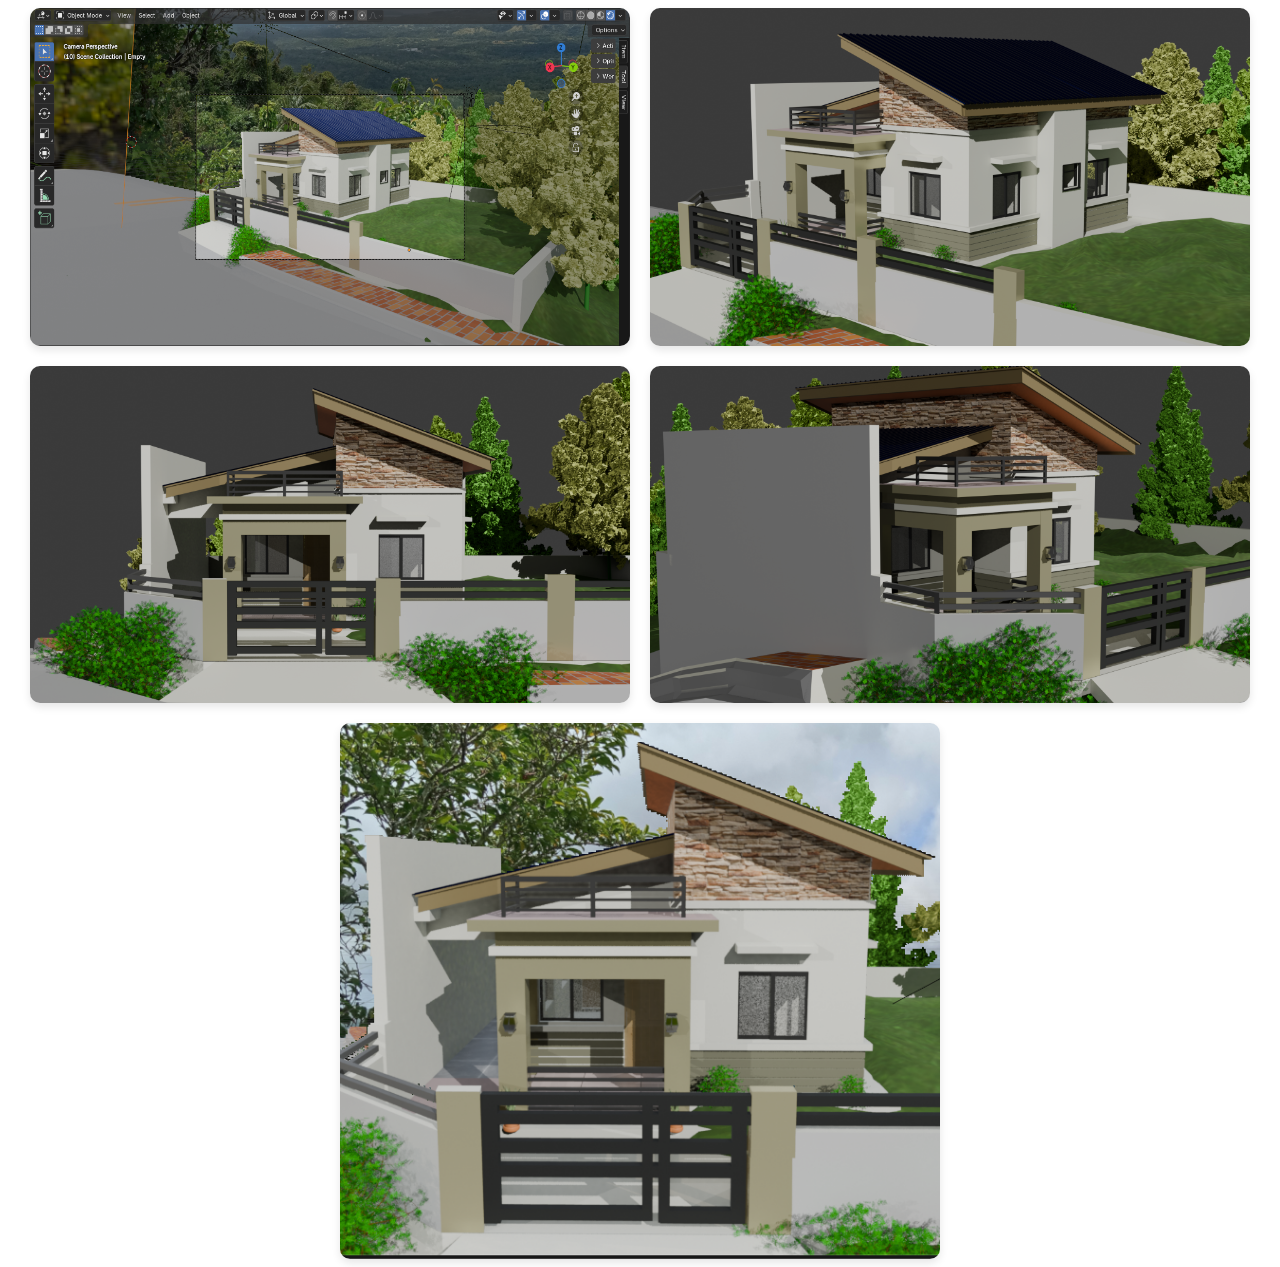
<file: dreamHouse.html>
<!DOCTYPE html>
<html lang="en">
<head>
    <meta charset="UTF-8">
    <meta name="viewport" content="width=device-width, initial-scale=1.0">
    <title>Dream Modern Simple House</title>
    <link rel="icon" type="image/x-icon" href="asset/1.png">
</head>
 <style>
    section{
        display: flex;
        flex-wrap: wrap;
        justify-content: center;
        gap: 20px;
        
    }
    img{
        width: 600px;
        height: auto;
        border-radius: 10px;
        box-shadow: 0 4px 8px rgba(0, 0, 0, 0.1);
        transition: transform 0.3s ease, box-shadow 0.3s ease;
    }
</style>
<body> <section>
        <img src="simple_dream_house\2-2.png" alt="Image">
        <img src="simple_dream_house\2-3.png" alt="Image">
        <img src="simple_dream_house\2-4.png" alt="Image">
        <img src="simple_dream_house\2-5.png" alt="Image">
        <img src="simple_dream_house\2-6.png" alt="Image">

    </section>
</body>
</html>
</file>
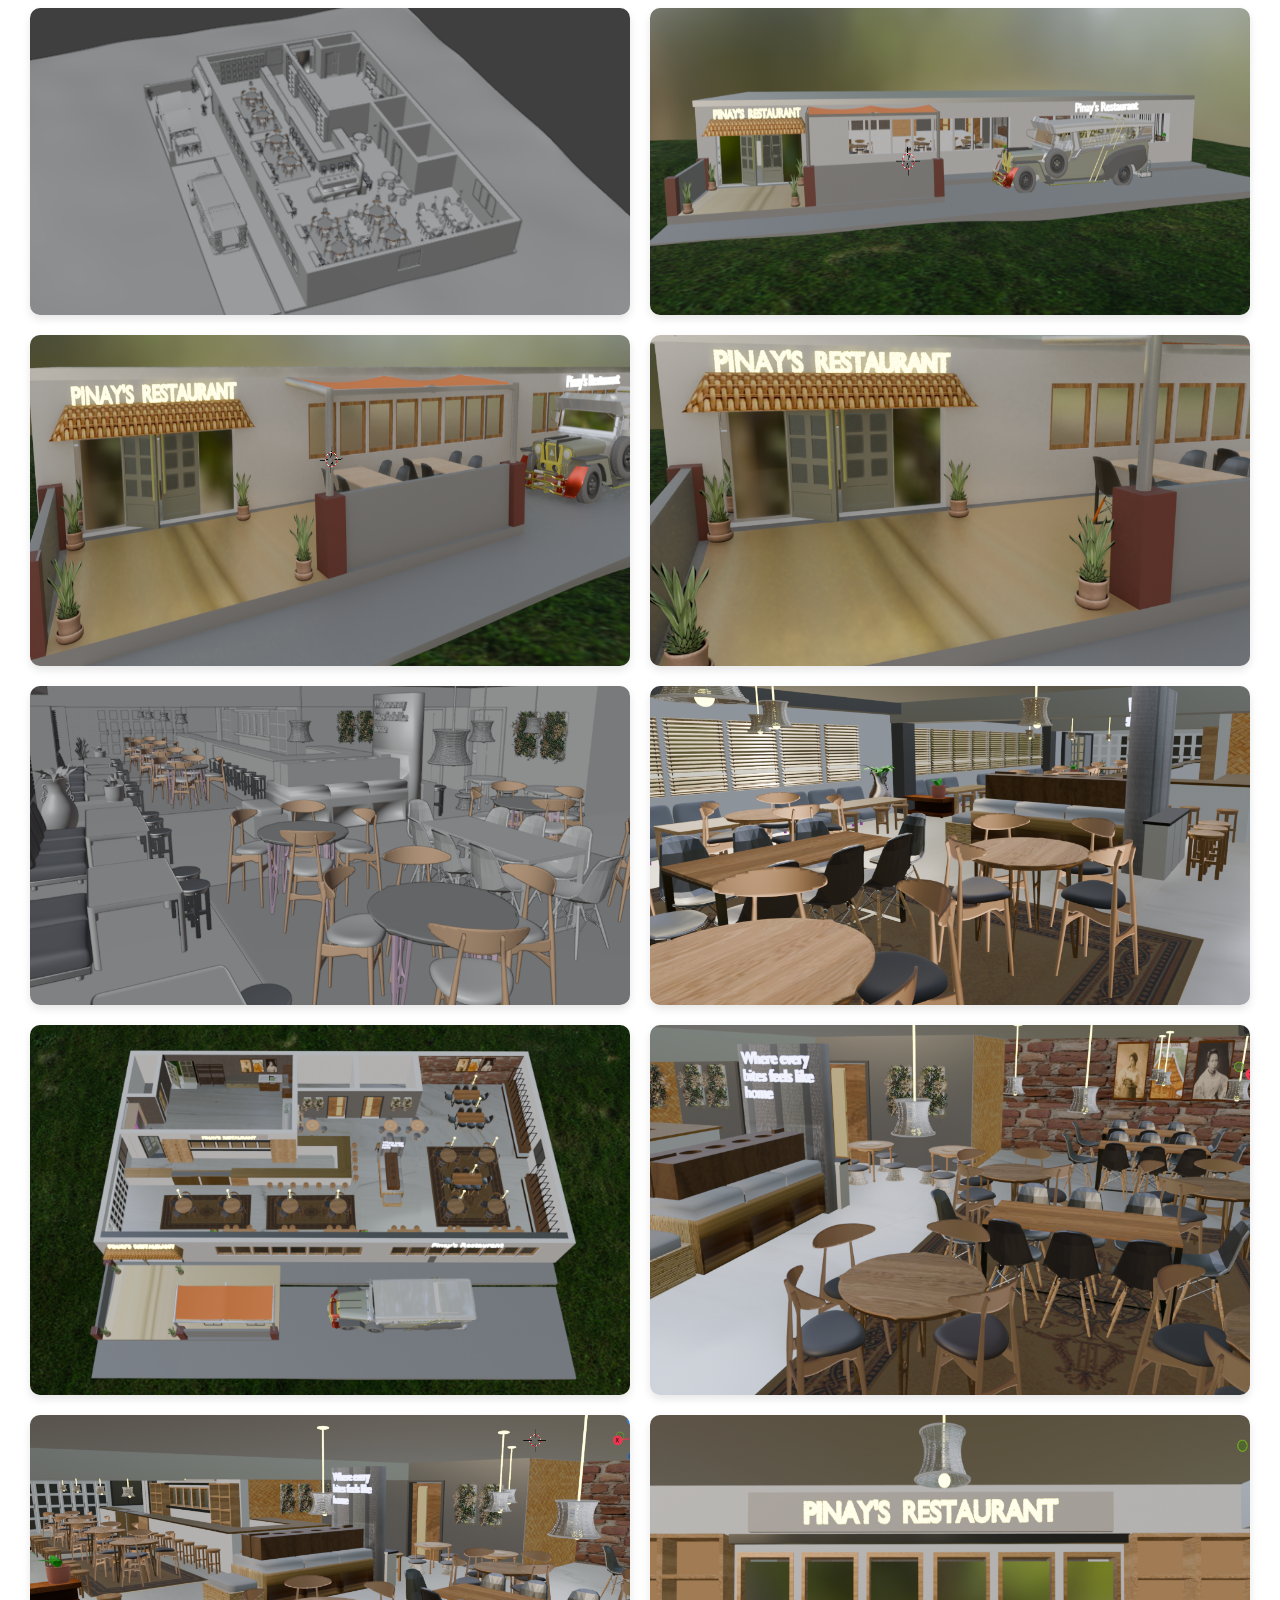
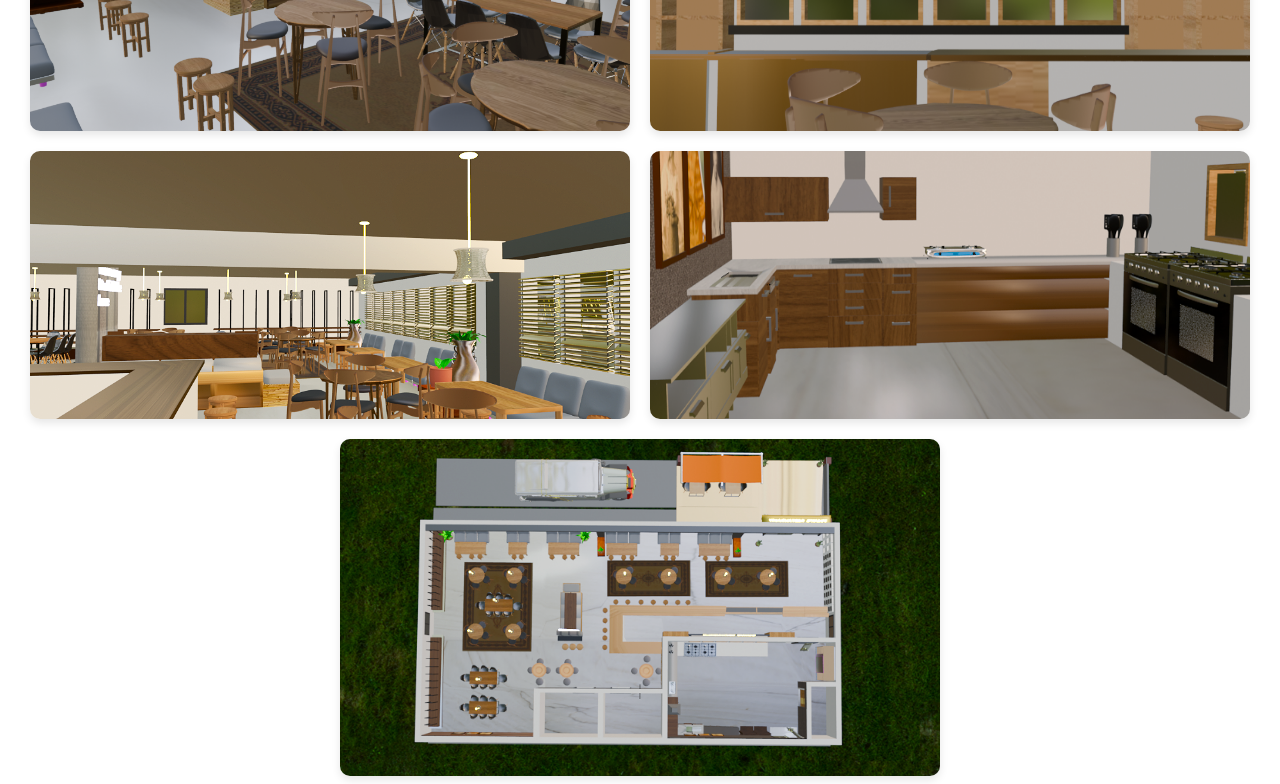
<file: restaurant.html>
<!DOCTYPE html>
<html lang="en">
<head>
    <meta charset="UTF-8">
    <meta name="viewport" content="width=device-width, initial-scale=1.0">
    <title>Pinay Restaurant</title>
    <link rel="icon" type="image/x-icon" href="asset/1.png">
</head>
    <style>
    section{
        display: flex;
        flex-wrap: wrap;
        justify-content: center;
        gap: 20px;
        
    }
    img{
        width: 600px;
        height: auto;
        border-radius: 10px;
        box-shadow: 0 4px 8px rgba(0, 0, 0, 0.1);
        transition: transform 0.3s ease, box-shadow 0.3s ease;
    }
</style>
<body> <section>
        <img src="pinayres\1-1.png" alt="Image">
        <img src="pinayres\1-2.png" alt="Image">
        <img src="pinayres\1-3.png" alt="Image">
        <img src="pinayres\1-4.png" alt="Image">
        <img src="pinayres\1-5.png" alt="Image">
        <img src="pinayres\1-6.png" alt="Image">
        <img src="pinayres\1-7.png" alt="Image">
        <img src="pinayres\1-8.png" alt="Image">
        <img src="pinayres\1-9.png" alt="Image">
        <img src="pinayres\1-10.png" alt="Image">
        <img src="pinayres\1-11.png" alt="Image">
        <img src="pinayres\1-12.png" alt="Image">
        <img src="pinayres\1-13.png" alt="Image">

    </section>
</body>
</html>
</file>
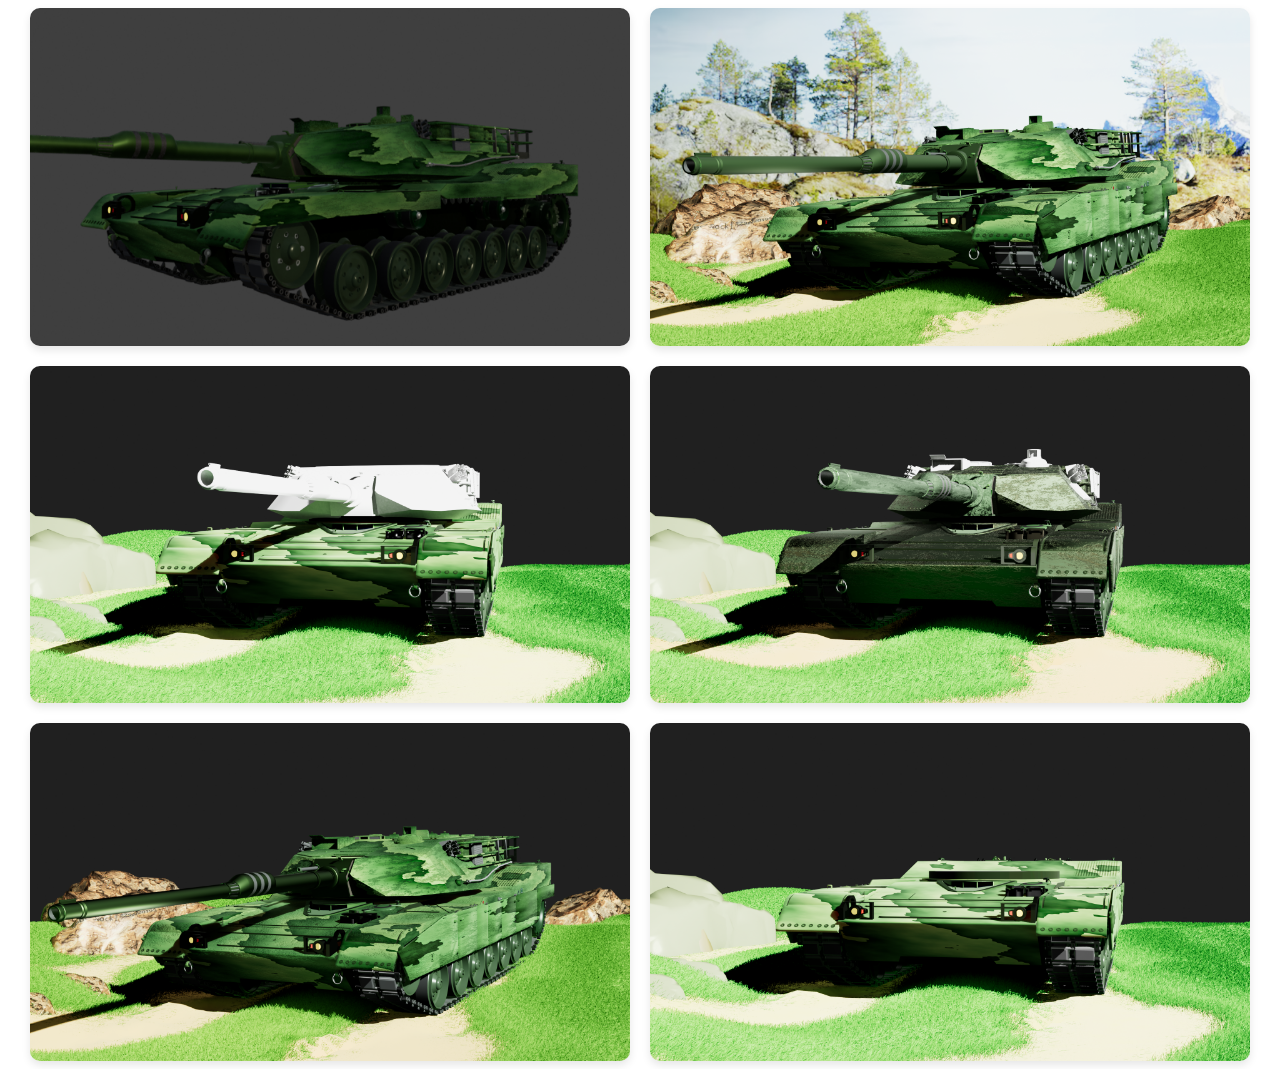
<file: tank.html>
<!DOCTYPE html>
<html lang="en">
<head>
    <meta charset="UTF-8">
    <meta name="viewport" content="width=device-width, initial-scale=1.0">
    <title>M1 Abrams Blender 3D Model</title>
    <link rel="icon" type="image/x-icon" href="asset/1.png">
</head>
<style>
    section{
        display: flex;
        flex-wrap: wrap;
        justify-content: center;
        gap: 20px;
        
    }
    img{
        width: 600px;
        height: auto;
        border-radius: 10px;
        box-shadow: 0 4px 8px rgba(0, 0, 0, 0.1);
        transition: transform 0.3s ease, box-shadow 0.3s ease;
    }
</style>
<body> <section>
        <img src="M1/tankwl.png" alt="Image">
        <img src="M1/1.png" alt="Image">
        <img src="M1/2.png" alt="Image">
        <img src="M1/3.png" alt="Image">
        <img src="M1/4.png" alt="Image">
        <img src="M1/5.png" alt="Image">
  
    </section>
</body>
</html>
</file>
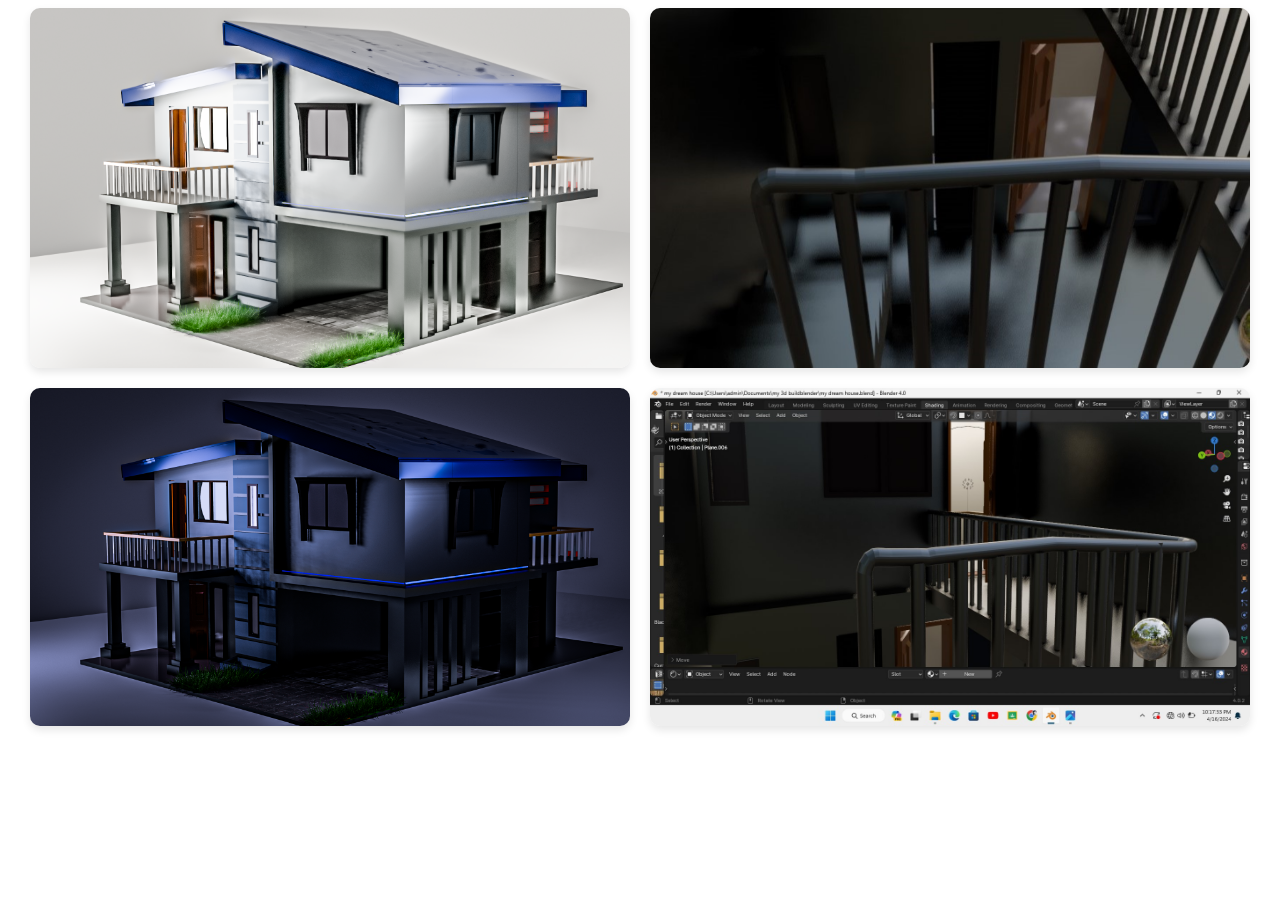
<file: twoStoryHouse.html>
<!DOCTYPE html>
<html lang="en">
<head>
    <meta charset="UTF-8">
    <meta name="viewport" content="width=device-width, initial-scale=1.0">
    <title>Two Story House

    </title>
    <link rel="icon" type="image/x-icon" href="asset/1.png">
</head>
 <style>
    section{
        display: flex;
        flex-wrap: wrap;
        justify-content: center;
        gap: 20px;
        
    }
    img{
        width: 600px;
        height: auto;
        border-radius: 10px;
        box-shadow: 0 4px 8px rgba(0, 0, 0, 0.1);
        transition: transform 0.3s ease, box-shadow 0.3s ease;
    }
</style>
<body> <section>
    <img src="twoStoryHouse\3-3.png" alt="Image">
        <img src="twoStoryHouse\3-1.png" alt="Image">
        <img src="twoStoryHouse\3-2.png" alt="Image">
        <img src="twoStoryHouse\3-4.jpg" alt="Image">

    </section>
</body>
</html>
</file>
